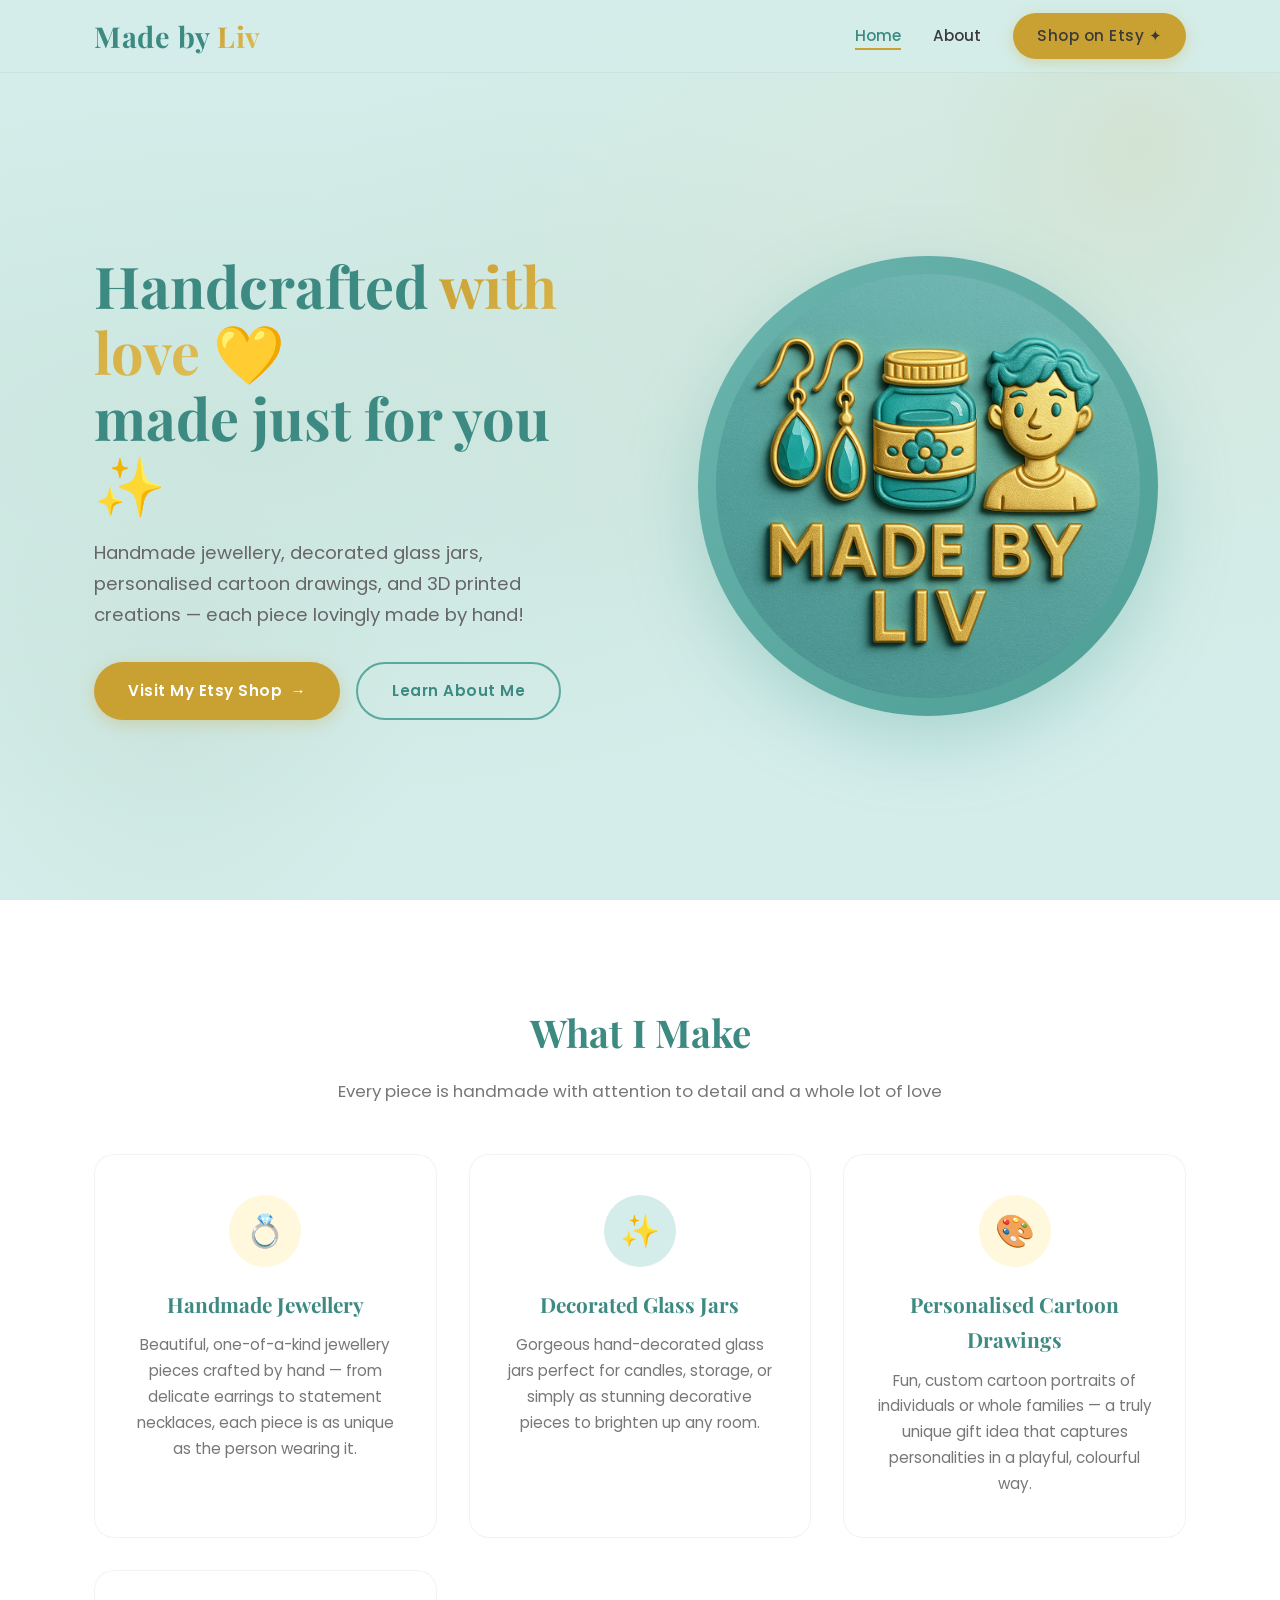
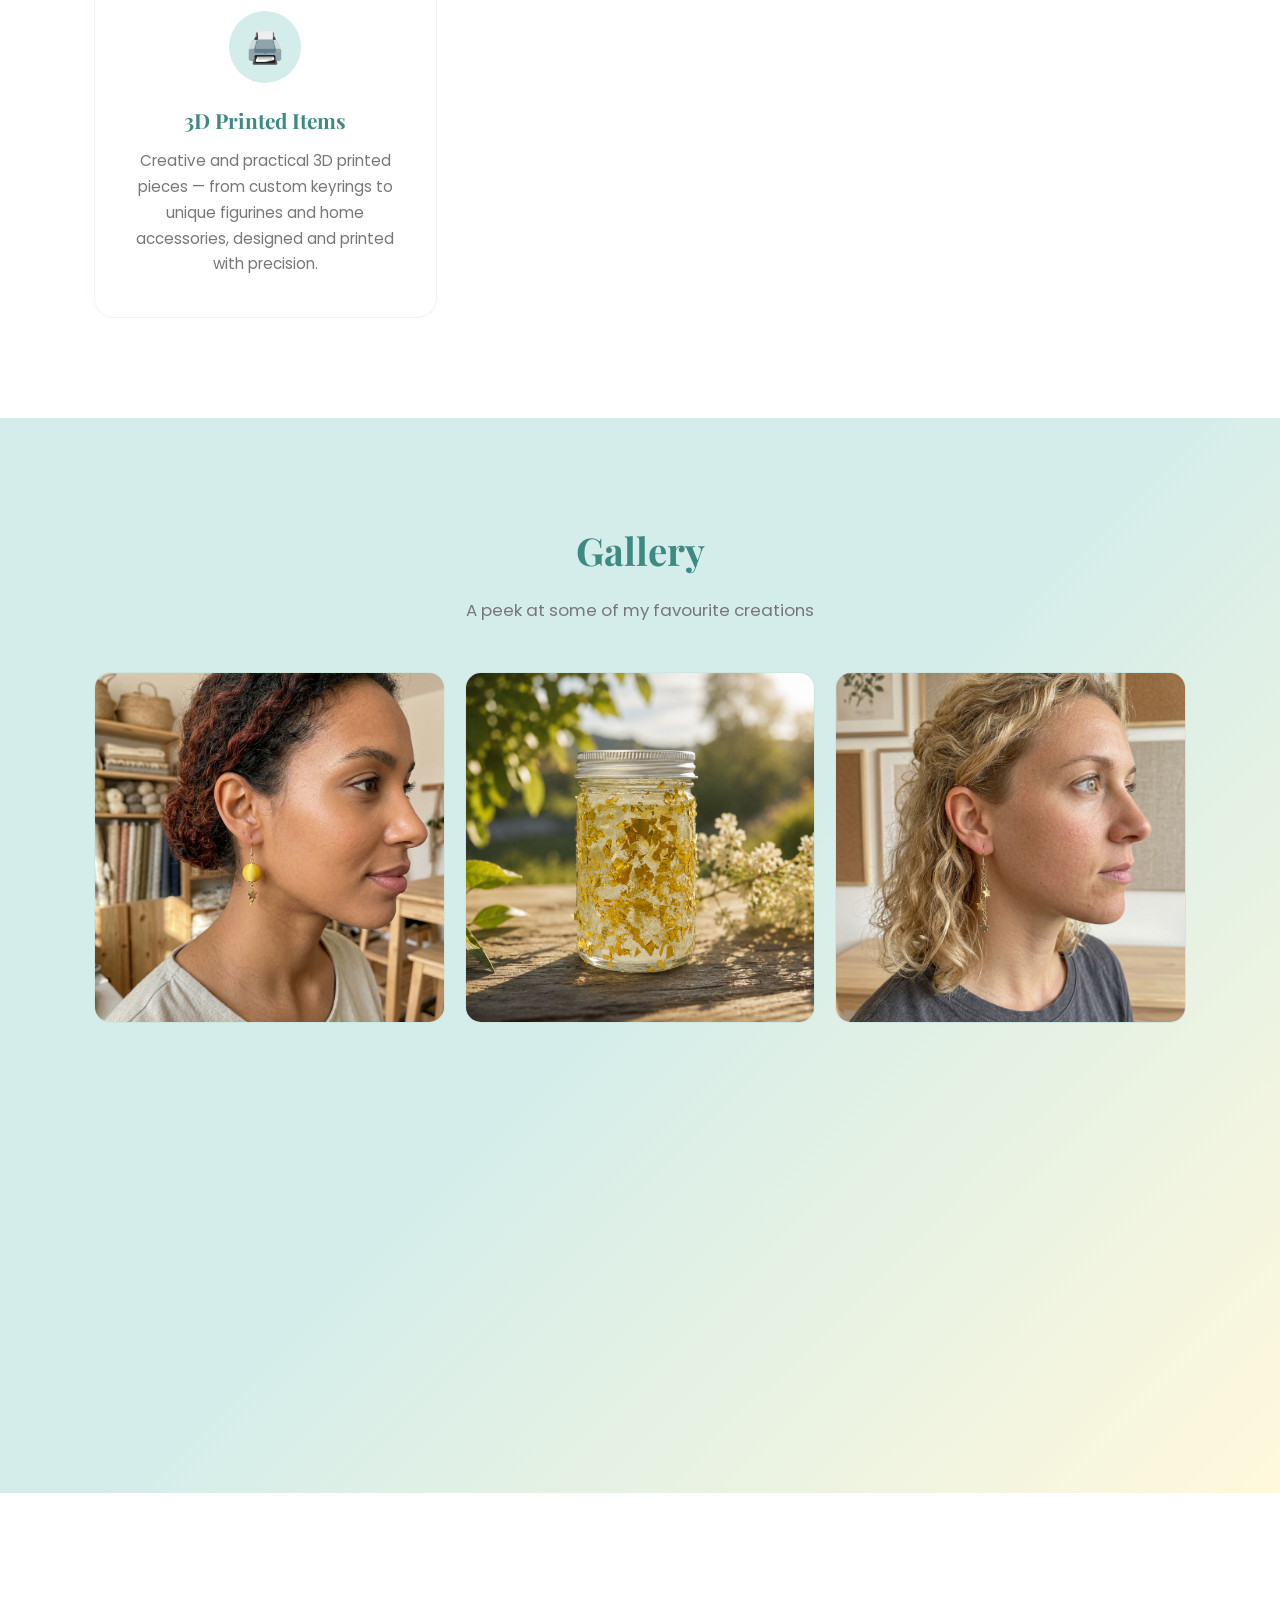
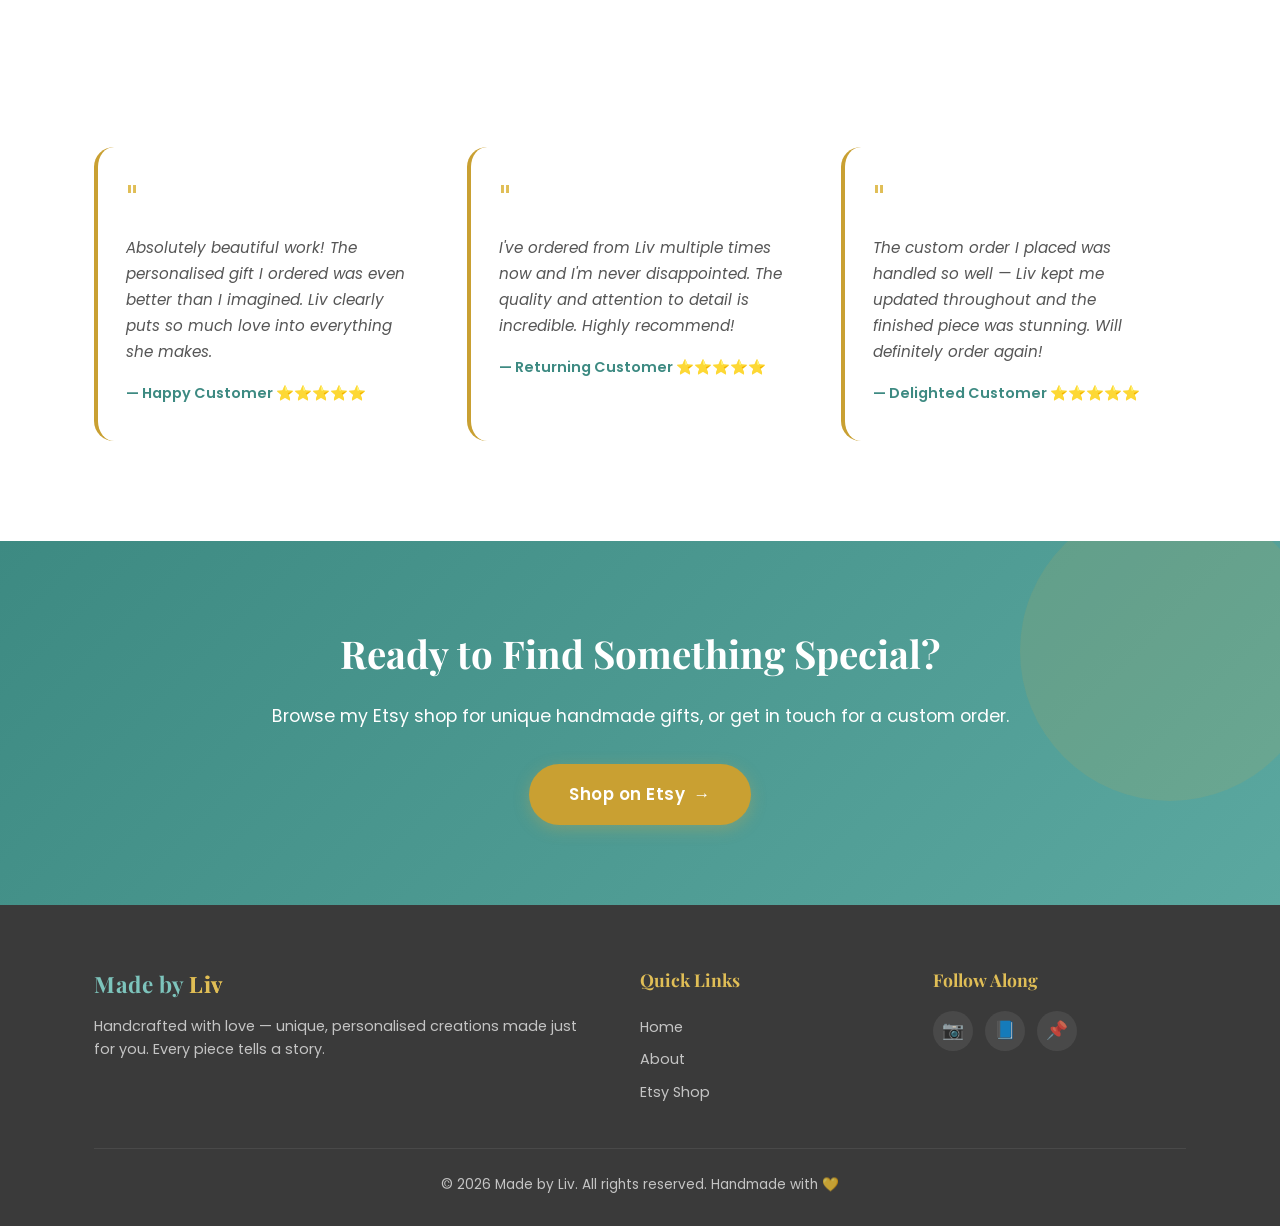
<file: index.html>
<!DOCTYPE html>
<html lang="en">
<head>
  <meta charset="UTF-8" />
  <meta name="viewport" content="width=device-width, initial-scale=1.0" />
  <title>Made by Liv — Handcrafted with Love</title>
  <meta name="description" content="Handmade jewellery, decorated glass jars, personalised cartoon drawings & 3D printed items — all made with love by Liv." />
  <link rel="preconnect" href="https://fonts.googleapis.com" />
  <link rel="preconnect" href="https://fonts.gstatic.com" crossorigin />
  <link href="https://fonts.googleapis.com/css2?family=Playfair+Display:wght@400;600;700&family=Poppins:wght@300;400;500;600&display=swap" rel="stylesheet" />
  <link rel="stylesheet" href="styles.css" />
</head>
<body>

  <!-- ========== HEADER ========== -->
  <header>
    <nav class="container">
      <a href="index.html" class="logo">Made by <span>Liv</span></a>
      <ul class="nav-links">
        <li><a href="index.html" class="active">Home</a></li>
        <li><a href="about.html">About</a></li>
        <li><a href="https://www.etsy.com/" target="_blank" rel="noopener" class="btn btn-primary" style="padding:10px 24px;">Shop on Etsy ✦</a></li>
      </ul>
      <button class="menu-toggle" aria-label="Toggle menu" aria-expanded="false">
        <span></span><span></span><span></span>
      </button>
    </nav>
  </header>

  <!-- ========== HERO ========== -->
  <section class="hero">
    <div class="container hero-inner">
      <div class="hero-text">
        <h1>Handcrafted <span class="accent">with love</span> 💛<br>made just for you ✨</h1>
        <p>Handmade jewellery, decorated glass jars, personalised cartoon drawings, and 3D printed creations — each piece lovingly made by hand!</p>
        <div class="hero-buttons">
          <a href="https://www.etsy.com/" target="_blank" rel="noopener" class="btn btn-primary">
            Visit My Etsy Shop&ensp;→
          </a>
          <a href="about.html" class="btn btn-outline">Learn About Me</a>
        </div>
      </div>
      <div class="hero-visual">
        <div class="hero-graphic">
          <img src="images/Designer (1).png" alt="Made by Liv" class="hero-logo-img" />
        </div>
      </div>
    </div>
  </section>

  <!-- ========== WHAT I MAKE ========== -->
  <section class="features" id="what-i-make">
    <div class="container">
      <h2 class="section-title fade-in">What I Make</h2>
      <p class="section-subtitle fade-in">Every piece is handmade with attention to detail and a whole lot of love</p>

      <div class="features-grid">
        <div class="feature-card fade-in">
          <div class="feature-icon gold">💍</div>
          <h3>Handmade Jewellery</h3>
          <p>Beautiful, one-of-a-kind jewellery pieces crafted by hand — from delicate earrings to statement necklaces, each piece is as unique as the person wearing it.</p>
        </div>
        <div class="feature-card fade-in">
          <div class="feature-icon sage">✨</div>
          <h3>Decorated Glass Jars</h3>
          <p>Gorgeous hand-decorated glass jars perfect for candles, storage, or simply as stunning decorative pieces to brighten up any room.</p>
        </div>
        <div class="feature-card fade-in">
          <div class="feature-icon gold">🎨</div>
          <h3>Personalised Cartoon Drawings</h3>
          <p>Fun, custom cartoon portraits of individuals or whole families — a truly unique gift idea that captures personalities in a playful, colourful way.</p>
        </div>
        <div class="feature-card fade-in">
          <div class="feature-icon sage">🖨️</div>
          <h3>3D Printed Items</h3>
          <p>Creative and practical 3D printed pieces — from custom keyrings to unique figurines and home accessories, designed and printed with precision.</p>
        </div>
      </div>
    </div>
  </section>

  <!-- ========== GALLERY ========== -->
  <section class="gallery" id="gallery">
    <div class="container">
      <h2 class="section-title fade-in">Gallery</h2>
      <p class="section-subtitle fade-in">A peek at some of my favourite creations</p>

      <div class="gallery-grid">
        <div class="gallery-item has-image fade-in">
          <img src="images/earrings-1.png" alt="Handmade Earrings" />
          <span class="gallery-label">Handmade Earrings</span>
        </div>
        <div class="gallery-item has-image fade-in">
          <img src="images/jar-1.png" alt="Decorated Jar" />
          <span class="gallery-label">Decorated Jar</span>
        </div>
        <div class="gallery-item has-image fade-in">
          <img src="images/earrings_2.png" alt="Earrings Collection" />
          <span class="gallery-label">Earrings Collection</span>
        </div>
        <div class="gallery-item has-image fade-in">
          <img src="images/earrings-3.png" alt="Statement Earrings" />
          <span class="gallery-label">Statement Earrings</span>
        </div>
        <div class="gallery-item has-image fade-in">
          <img src="images/jar-2.png" alt="Glass Jar Set" />
          <span class="gallery-label">Glass Jar Set</span>
        </div>
      </div>
    </div>
  </section>

  <!-- ========== TESTIMONIALS ========== -->
  <section class="testimonials">
    <div class="container">
      <h2 class="section-title fade-in">Kind Words</h2>
      <p class="section-subtitle fade-in">What my lovely customers have to say</p>

      <div class="testimonial-cards">
        <div class="testimonial-card fade-in">
          <div class="quote-icon">"</div>
          <p>Absolutely beautiful work! The personalised gift I ordered was even better than I imagined. Liv clearly puts so much love into everything she makes.</p>
          <div class="author">— Happy Customer ⭐⭐⭐⭐⭐</div>
        </div>
        <div class="testimonial-card fade-in">
          <div class="quote-icon">"</div>
          <p>I've ordered from Liv multiple times now and I'm never disappointed. The quality and attention to detail is incredible. Highly recommend!</p>
          <div class="author">— Returning Customer ⭐⭐⭐⭐⭐</div>
        </div>
        <div class="testimonial-card fade-in">
          <div class="quote-icon">"</div>
          <p>The custom order I placed was handled so well — Liv kept me updated throughout and the finished piece was stunning. Will definitely order again!</p>
          <div class="author">— Delighted Customer ⭐⭐⭐⭐⭐</div>
        </div>
      </div>
    </div>
  </section>

  <!-- ========== CTA BANNER ========== -->
  <section class="cta-banner">
    <div class="container">
      <h2 class="fade-in">Ready to Find Something Special?</h2>
      <p class="fade-in">Browse my Etsy shop for unique handmade gifts, or get in touch for a custom order.</p>
      <a href="https://www.etsy.com/" target="_blank" rel="noopener" class="btn btn-primary fade-in">
        Shop on Etsy&ensp;→
      </a>
    </div>
  </section>

  <!-- ========== FOOTER ========== -->
  <footer>
    <div class="container">
      <div class="footer-inner">
        <div class="footer-brand">
          <div class="logo">Made by <span>Liv</span></div>
          <p>Handcrafted with love — unique, personalised creations made just for you. Every piece tells a story.</p>
        </div>
        <div class="footer-links">
          <h4>Quick Links</h4>
          <a href="index.html">Home</a>
          <a href="about.html">About</a>
          <a href="https://www.etsy.com/" target="_blank" rel="noopener">Etsy Shop</a>
        </div>
        <div class="footer-social">
          <h4>Follow Along</h4>
          <div class="social-icons">
            <a href="#" aria-label="Instagram">📷</a>
            <a href="#" aria-label="Facebook">📘</a>
            <a href="#" aria-label="Pinterest">📌</a>
          </div>
        </div>
      </div>
      <div class="footer-bottom">
        <p>&copy; 2026 Made by Liv. All rights reserved. Handmade with 💛 </p>
      </div>
    </div>
  </footer>

  <script src="script.js"></script>
</body>
</html>
</file>
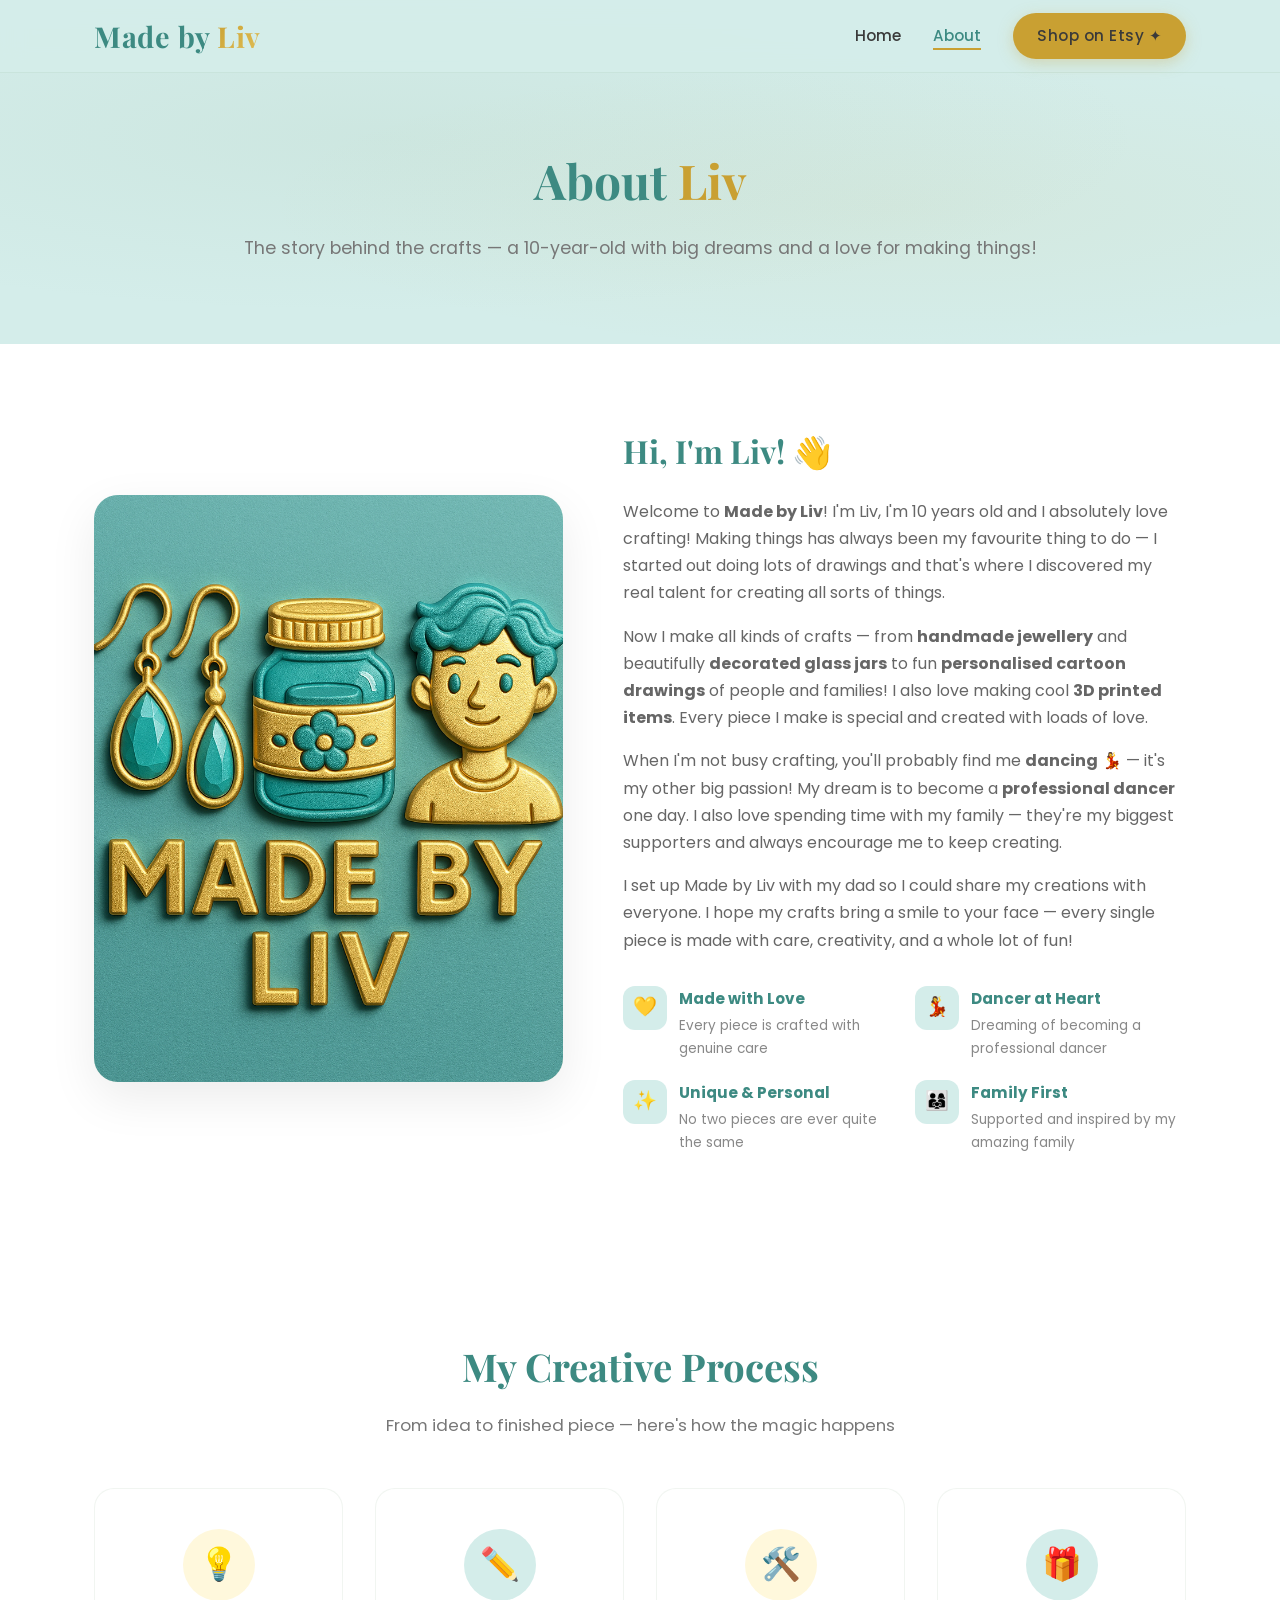
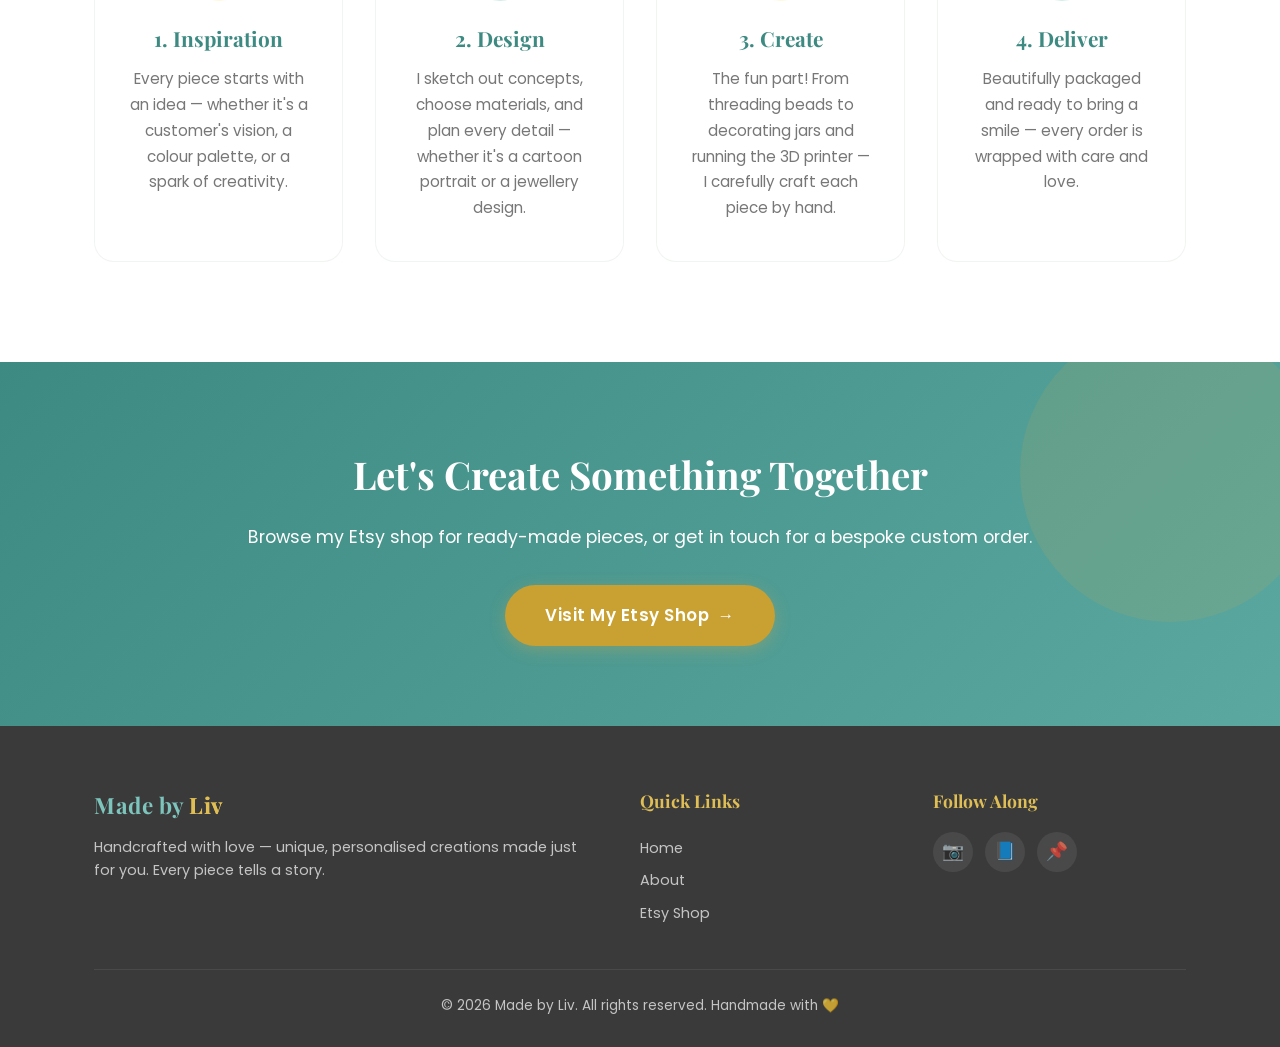
<file: about.html>
<!DOCTYPE html>
<html lang="en">
<head>
  <meta charset="UTF-8" />
  <meta name="viewport" content="width=device-width, initial-scale=1.0" />
  <title>About Liv — Made by Liv</title>
  <meta name="description" content="Meet Liv — a 10-year-old crafter and dancer behind Made by Liv. Handmade jewellery, decorated glass jars, personalised cartoon drawings & 3D printed creations." />
  <link rel="preconnect" href="https://fonts.googleapis.com" />
  <link rel="preconnect" href="https://fonts.gstatic.com" crossorigin />
  <link href="https://fonts.googleapis.com/css2?family=Playfair+Display:wght@400;600;700&family=Poppins:wght@300;400;500;600&display=swap" rel="stylesheet" />
  <link rel="stylesheet" href="styles.css" />
</head>
<body>

  <!-- ========== HEADER ========== -->
  <header>
    <nav class="container">
      <a href="index.html" class="logo">Made by <span>Liv</span></a>
      <ul class="nav-links">
        <li><a href="index.html">Home</a></li>
        <li><a href="about.html" class="active">About</a></li>
        <li><a href="https://www.etsy.com/" target="_blank" rel="noopener" class="btn btn-primary" style="padding:10px 24px;">Shop on Etsy ✦</a></li>
      </ul>
      <button class="menu-toggle" aria-label="Toggle menu" aria-expanded="false">
        <span></span><span></span><span></span>
      </button>
    </nav>
  </header>

  <!-- ========== PAGE HERO ========== -->
  <section class="page-hero">
    <div class="container">
      <h1 class="fade-in">About <span style="color: var(--gold);">Liv</span></h1>
      <p class="fade-in">The story behind the crafts — a 10-year-old with big dreams and a love for making things!</p>
    </div>
  </section>

  <!-- ========== ABOUT CONTENT ========== -->
  <section class="about-content">
    <div class="container">
      <div class="about-grid">
        <div class="about-image fade-in">
          <img src="images/Designer (1).png" alt="Made by Liv logo" />
        </div>
        <div class="about-text">
          <h2 class="fade-in">Hi, I'm Liv! 👋</h2>
          <p class="fade-in">
            Welcome to <strong>Made by Liv</strong>! I'm Liv, I'm 10 years old and I absolutely love crafting! Making things has always been my favourite thing to do — I started out doing lots of drawings and that's where I discovered my real talent for creating all sorts of things.
          </p>
          <p class="fade-in">
            Now I make all kinds of crafts — from <strong>handmade jewellery</strong> and beautifully <strong>decorated glass jars</strong> to fun <strong>personalised cartoon drawings</strong> of people and families! I also love making cool <strong>3D printed items</strong>. Every piece I make is special and created with loads of love.
          </p>
          <p class="fade-in">
            When I'm not busy crafting, you'll probably find me <strong>dancing</strong> 💃 — it's my other big passion! My dream is to become a <strong>professional dancer</strong> one day. I also love spending time with my family — they're my biggest supporters and always encourage me to keep creating.
          </p>
          <p class="fade-in">
            I set up Made by Liv with my dad so I could share my creations with everyone. I hope my crafts bring a smile to your face — every single piece is made with care, creativity, and a whole lot of fun!
          </p>

          <div class="values-grid fade-in">
            <div class="value-item">
              <div class="value-icon">💛</div>
              <div>
                <h4>Made with Love</h4>
                <p>Every piece is crafted with genuine care</p>
              </div>
            </div>
            <div class="value-item">
              <div class="value-icon">💃</div>
              <div>
                <h4>Dancer at Heart</h4>
                <p>Dreaming of becoming a professional dancer</p>
              </div>
            </div>
            <div class="value-item">
              <div class="value-icon">✨</div>
              <div>
                <h4>Unique &amp; Personal</h4>
                <p>No two pieces are ever quite the same</p>
              </div>
            </div>
            <div class="value-item">
              <div class="value-icon">👨‍👩‍👧</div>
              <div>
                <h4>Family First</h4>
                <p>Supported and inspired by my amazing family</p>
              </div>
            </div>
          </div>
        </div>
      </div>
    </div>
  </section>

  <!-- ========== MY PROCESS ========== -->
  <section class="features" id="process">
    <div class="container">
      <h2 class="section-title fade-in">My Creative Process</h2>
      <p class="section-subtitle fade-in">From idea to finished piece — here's how the magic happens</p>

      <div class="features-grid" style="grid-template-columns: repeat(4, 1fr);">
        <div class="feature-card fade-in">
          <div class="feature-icon gold">💡</div>
          <h3>1. Inspiration</h3>
          <p>Every piece starts with an idea — whether it's a customer's vision, a colour palette, or a spark of creativity.</p>
        </div>
        <div class="feature-card fade-in">
          <div class="feature-icon sage">✏️</div>
          <h3>2. Design</h3>
          <p>I sketch out concepts, choose materials, and plan every detail — whether it's a cartoon portrait or a jewellery design.</p>
        </div>
        <div class="feature-card fade-in">
          <div class="feature-icon gold">🛠️</div>
          <h3>3. Create</h3>
          <p>The fun part! From threading beads to decorating jars and running the 3D printer — I carefully craft each piece by hand.</p>
        </div>
        <div class="feature-card fade-in">
          <div class="feature-icon sage">🎁</div>
          <h3>4. Deliver</h3>
          <p>Beautifully packaged and ready to bring a smile — every order is wrapped with care and love.</p>
        </div>
      </div>
    </div>
  </section>

  <!-- ========== CTA BANNER ========== -->
  <section class="cta-banner">
    <div class="container">
      <h2 class="fade-in">Let's Create Something Together</h2>
      <p class="fade-in">Browse my Etsy shop for ready-made pieces, or get in touch for a bespoke custom order.</p>
      <a href="https://www.etsy.com/" target="_blank" rel="noopener" class="btn btn-primary fade-in">
        Visit My Etsy Shop&ensp;→
      </a>
    </div>
  </section>

  <!-- ========== FOOTER ========== -->
  <footer>
    <div class="container">
      <div class="footer-inner">
        <div class="footer-brand">
          <div class="logo">Made by <span>Liv</span></div>
          <p>Handcrafted with love — unique, personalised creations made just for you. Every piece tells a story.</p>
        </div>
        <div class="footer-links">
          <h4>Quick Links</h4>
          <a href="index.html">Home</a>
          <a href="about.html">About</a>
          <a href="https://www.etsy.com/" target="_blank" rel="noopener">Etsy Shop</a>
        </div>
        <div class="footer-social">
          <h4>Follow Along</h4>
          <div class="social-icons">
            <a href="#" aria-label="Instagram">📷</a>
            <a href="#" aria-label="Facebook">📘</a>
            <a href="#" aria-label="Pinterest">📌</a>
          </div>
        </div>
      </div>
      <div class="footer-bottom">
        <p>&copy; 2026 Made by Liv. All rights reserved. Handmade with 💛 </p>
      </div>
    </div>
  </footer>

  <script src="script.js"></script>
</body>
</html>
</file>
<file: styles.css>
/* ===== Made by Liv — Global Styles ===== */

/* ---------- CSS Variables ---------- */
:root {
  --sage:        #5BA8A0;
  --sage-light:  #7DC4BC;
  --sage-pale:   #D4EDEA;
  --sage-dark:   #3D8A82;
  --gold:        #C9A032;
  --gold-light:  #E0BE56;
  --gold-pale:   #FFF8DC;
  --gold-dark:   #A8821A;
  --cream:       #D4EDEA;
  --charcoal:    #3A3A3A;
  --white:       #FFFFFF;
  --font-heading: 'Playfair Display', Georgia, serif;
  --font-body:    'Poppins', 'Segoe UI', sans-serif;
}

/* ---------- Reset & Base ---------- */
*, *::before, *::after { box-sizing: border-box; margin: 0; padding: 0; }

html { scroll-behavior: smooth; }

body {
  font-family: var(--font-body);
  color: var(--charcoal);
  background: var(--cream);
  line-height: 1.7;
  -webkit-font-smoothing: antialiased;
}

img { max-width: 100%; display: block; }
a   { text-decoration: none; color: inherit; }
ul  { list-style: none; }

/* ---------- Utility ---------- */
.container { max-width: 1140px; margin: 0 auto; padding: 0 24px; }

.btn {
  display: inline-flex;
  align-items: center;
  gap: 8px;
  padding: 14px 34px;
  border-radius: 50px;
  font-family: var(--font-body);
  font-weight: 600;
  font-size: 0.95rem;
  letter-spacing: 0.5px;
  cursor: pointer;
  transition: all 0.3s ease;
  border: none;
}

.btn-primary {
  background: var(--gold);
  color: var(--white);
  box-shadow: 0 4px 15px rgba(201, 168, 76, 0.35);
}
.btn-primary:hover {
  background: var(--gold-dark);
  transform: translateY(-2px);
  box-shadow: 0 6px 20px rgba(201, 168, 76, 0.45);
}

.btn-outline {
  background: transparent;
  color: var(--sage-dark);
  border: 2px solid var(--sage);
}
.btn-outline:hover {
  background: var(--sage);
  color: var(--white);
  transform: translateY(-2px);
}

.section-title {
  font-family: var(--font-heading);
  font-size: 2.4rem;
  color: var(--sage-dark);
  text-align: center;
  margin-bottom: 12px;
}
.section-subtitle {
  text-align: center;
  color: #777;
  margin-bottom: 48px;
  font-size: 1.05rem;
}

/* ---------- Header / Nav ---------- */
header {
  position: fixed;
  top: 0; left: 0; right: 0;
  z-index: 1000;
  background: rgba(212, 237, 234, 0.92);
  backdrop-filter: blur(12px);
  border-bottom: 1px solid rgba(143, 174, 139, 0.15);
  transition: box-shadow 0.3s;
}
header.scrolled {
  box-shadow: 0 2px 20px rgba(0,0,0,0.08);
}

nav {
  display: flex;
  align-items: center;
  justify-content: space-between;
  height: 72px;
}

.logo {
  font-family: var(--font-heading);
  font-size: 1.8rem;
  color: var(--sage-dark);
  font-weight: 700;
  letter-spacing: 0.5px;
}
.logo span {
  background: linear-gradient(135deg, var(--gold), var(--gold-light));
  -webkit-background-clip: text;
  -webkit-text-fill-color: transparent;
  background-clip: text;
}

.nav-links {
  display: flex;
  align-items: center;
  gap: 32px;
}
.nav-links a {
  font-weight: 500;
  font-size: 0.95rem;
  position: relative;
  color: var(--charcoal);
  transition: color 0.3s;
}
.nav-links a::after {
  content: '';
  position: absolute;
  bottom: -4px; left: 0;
  width: 0; height: 2px;
  background: var(--gold);
  transition: width 0.3s;
}
.nav-links a:hover       { color: var(--sage-dark); }
.nav-links a:hover::after { width: 100%; }
.nav-links a.active       { color: var(--sage-dark); }
.nav-links a.active::after { width: 100%; }

.menu-toggle {
  display: none;
  flex-direction: column;
  gap: 5px;
  background: none;
  border: none;
  cursor: pointer;
  padding: 4px;
}
.menu-toggle span {
  width: 26px; height: 2.5px;
  background: var(--charcoal);
  border-radius: 2px;
  transition: 0.3s;
}

/* ---------- Hero ---------- */
.hero {
  min-height: 100vh;
  display: flex;
  align-items: center;
  padding-top: 72px;
  background:
    radial-gradient(ellipse at 20% 50%, rgba(143,174,139,0.12) 0%, transparent 60%),
    radial-gradient(ellipse at 80% 30%, rgba(201,168,76,0.08) 0%, transparent 50%),
    var(--cream);
  overflow: hidden;
  position: relative;
}
.hero::before {
  content: '';
  position: absolute;
  top: -60px; right: -60px;
  width: 400px; height: 400px;
  border-radius: 50%;
  background: radial-gradient(circle, rgba(201,168,76,0.1), transparent 70%);
}
.hero::after {
  content: '';
  position: absolute;
  bottom: -80px; left: -80px;
  width: 500px; height: 500px;
  border-radius: 50%;
  background: radial-gradient(circle, rgba(143,174,139,0.1), transparent 70%);
}

.hero-inner {
  display: grid;
  grid-template-columns: 1fr 1fr;
  gap: 60px;
  align-items: center;
  position: relative;
  z-index: 1;
}

.hero-text h1 {
  font-family: var(--font-heading);
  font-size: 3.6rem;
  line-height: 1.15;
  color: var(--sage-dark);
  margin-bottom: 20px;
}
.hero-text h1 .accent {
  background: linear-gradient(135deg, var(--gold), var(--gold-light));
  -webkit-background-clip: text;
  -webkit-text-fill-color: transparent;
  background-clip: text;
}

.hero-text p {
  font-size: 1.15rem;
  color: #666;
  margin-bottom: 32px;
  max-width: 480px;
}

.hero-buttons { display: flex; gap: 16px; flex-wrap: wrap; }

.hero-visual {
  display: flex;
  justify-content: center;
  align-items: center;
}

.hero-graphic {
  width: 460px;
  height: 460px;
  border-radius: 50%;
  background: linear-gradient(135deg, #6bb5ad, #4d9e96);
  display: flex;
  align-items: center;
  justify-content: center;
  position: relative;
  box-shadow: 0 24px 70px rgba(91,168,160,0.35);
  border: none;
  overflow: hidden;
}

.hero-logo-img {
  width: 92%;
  height: 92%;
  object-fit: cover;
  border-radius: 50%;
}
.hero-graphic::before {
  content: '';
  position: absolute;
  inset: -18px;
  border-radius: 50%;
  border: 2px dashed var(--gold-light);
  animation: spin 30s linear infinite;
  z-index: 1;
}
@keyframes spin { to { transform: rotate(360deg); } }

.hero-graphic-inner {
  display: none;
}
.hero-graphic-inner .icon { font-size: 4rem; margin-bottom: 12px; }
.hero-graphic-inner p {
  font-family: var(--font-heading);
  font-size: 1.5rem;
  font-weight: 600;
}

/* ---------- Features / What I Make ---------- */
.features {
  padding: 100px 0;
  background: var(--white);
}

.features-grid {
  display: grid;
  grid-template-columns: repeat(auto-fit, minmax(260px, 1fr));
  gap: 32px;
}

.feature-card {
  background: var(--white);
  border-radius: 20px;
  padding: 40px 32px;
  text-align: center;
  transition: transform 0.3s, box-shadow 0.3s;
  border: 1px solid rgba(143,174,139,0.12);
}
.feature-card:hover {
  transform: translateY(-6px);
  box-shadow: 0 12px 36px rgba(0,0,0,0.06);
}
.feature-icon {
  width: 72px; height: 72px;
  margin: 0 auto 20px;
  border-radius: 50%;
  display: flex;
  align-items: center;
  justify-content: center;
  font-size: 2rem;
}
.feature-icon.sage  { background: var(--sage-pale);  color: var(--sage-dark); }
.feature-icon.gold  { background: var(--gold-pale);  color: var(--gold-dark); }

.feature-card h3 {
  font-family: var(--font-heading);
  font-size: 1.3rem;
  color: var(--sage-dark);
  margin-bottom: 10px;
}
.feature-card p { color: #777; font-size: 0.95rem; }

/* ---------- Gallery ---------- */
.gallery {
  padding: 100px 0;
  background:
    linear-gradient(135deg, var(--sage-pale) 0%, var(--cream) 50%, var(--gold-pale) 100%);
}

.gallery-grid {
  display: grid;
  grid-template-columns: repeat(6, 1fr);
  gap: 20px;
}
.gallery-grid .gallery-item:nth-child(-n+3) {
  grid-column: span 2;
}
.gallery-grid .gallery-item:nth-child(4) {
  grid-column: 2 / 4;
}
.gallery-grid .gallery-item:nth-child(5) {
  grid-column: 4 / 6;
}

.gallery-item {
  border-radius: 16px;
  overflow: hidden;
  aspect-ratio: 1;
  background: var(--white);
  display: flex;
  align-items: center;
  justify-content: center;
  font-size: 3rem;
  transition: transform 0.3s, box-shadow 0.3s;
  border: 1px solid rgba(143,174,139,0.1);
  position: relative;
}
.gallery-item.has-image {
  background: var(--sage-pale);
}
.gallery-item.has-image img {
  width: 100%;
  height: 100%;
  object-fit: cover;
  transition: transform 0.4s ease;
}
.gallery-item.has-image:hover img {
  transform: scale(1.08);
}
.gallery-item::after {
  content: '';
  position: absolute;
  inset: 0;
  background: linear-gradient(to top, rgba(94,122,90,0.6), transparent 50%);
  opacity: 0;
  transition: opacity 0.3s;
  z-index: 1;
}
.gallery-item:hover {
  transform: scale(1.03);
  box-shadow: 0 8px 30px rgba(0,0,0,0.1);
}
.gallery-item:hover::after { opacity: 1; }

.gallery-label {
  position: absolute;
  bottom: 16px; left: 16px;
  color: var(--white);
  font-weight: 600;
  font-size: 0.9rem;
  z-index: 2;
  opacity: 0;
  transform: translateY(8px);
  transition: all 0.3s;
}
.gallery-item:hover .gallery-label {
  opacity: 1;
  transform: translateY(0);
}

/* ---------- Testimonials ---------- */
.testimonials {
  padding: 100px 0;
  background: var(--white);
}

.testimonial-cards {
  display: grid;
  grid-template-columns: repeat(3, 1fr);
  gap: 28px;
}

.testimonial-card {
  background: var(--white);
  border-radius: 20px;
  padding: 36px 28px;
  border-left: 4px solid var(--gold);
  position: relative;
}
.testimonial-card .quote-icon {
  font-size: 2.5rem;
  color: var(--gold-light);
  margin-bottom: 12px;
  line-height: 1;
}
.testimonial-card p {
  color: #555;
  font-style: italic;
  margin-bottom: 16px;
  font-size: 0.95rem;
}
.testimonial-card .author {
  font-weight: 600;
  color: var(--sage-dark);
  font-size: 0.9rem;
}

/* ---------- CTA Banner ---------- */
.cta-banner {
  padding: 80px 0;
  background: linear-gradient(135deg, var(--sage-dark), var(--sage));
  text-align: center;
  color: var(--white);
  position: relative;
  overflow: hidden;
}
.cta-banner::before {
  content: '';
  position: absolute;
  top: -40px; right: -40px;
  width: 300px; height: 300px;
  border-radius: 50%;
  background: rgba(201,168,76,0.15);
}
.cta-banner h2 {
  font-family: var(--font-heading);
  font-size: 2.4rem;
  margin-bottom: 16px;
  position: relative;
}
.cta-banner p {
  font-size: 1.1rem;
  opacity: 0.9;
  margin-bottom: 32px;
  position: relative;
}
.cta-banner .btn-primary {
  background: var(--gold);
  font-size: 1.05rem;
  padding: 16px 40px;
}
.cta-banner .btn-primary:hover { background: var(--gold-dark); }

/* ---------- Footer ---------- */
footer {
  padding: 60px 0 30px;
  background: var(--charcoal);
  color: rgba(255,255,255,0.7);
}

.footer-inner {
  display: grid;
  grid-template-columns: 2fr 1fr 1fr;
  gap: 40px;
  margin-bottom: 40px;
}

.footer-brand .logo { color: var(--sage-light); font-size: 1.4rem; }
.footer-brand .logo span {
  -webkit-text-fill-color: var(--gold-light);
}
.footer-brand p { margin-top: 12px; font-size: 0.9rem; line-height: 1.6; }

.footer-links h4,
.footer-social h4 {
  color: var(--gold-light);
  font-family: var(--font-heading);
  margin-bottom: 16px;
  font-size: 1.1rem;
}
.footer-links a {
  display: block;
  padding: 4px 0;
  font-size: 0.9rem;
  transition: color 0.3s;
}
.footer-links a:hover { color: var(--gold-light); }

.social-icons { display: flex; gap: 12px; }
.social-icons a {
  width: 40px; height: 40px;
  border-radius: 50%;
  background: rgba(255,255,255,0.08);
  display: flex;
  align-items: center;
  justify-content: center;
  font-size: 1.1rem;
  transition: background 0.3s, transform 0.3s;
}
.social-icons a:hover {
  background: var(--gold);
  transform: translateY(-2px);
}

.footer-bottom {
  border-top: 1px solid rgba(255,255,255,0.08);
  padding-top: 24px;
  text-align: center;
  font-size: 0.85rem;
}

/* ---------- About Page ---------- */
.page-hero {
  padding: 140px 0 80px;
  text-align: center;
  background:
    radial-gradient(ellipse at 30% 40%, rgba(143,174,139,0.1) 0%, transparent 60%),
    radial-gradient(ellipse at 70% 60%, rgba(201,168,76,0.07) 0%, transparent 50%),
    var(--cream);
}
.page-hero h1 {
  font-family: var(--font-heading);
  font-size: 3rem;
  color: var(--sage-dark);
  margin-bottom: 12px;
}
.page-hero p { color: #777; font-size: 1.1rem; }

.about-content {
  padding: 80px 0;
  background: var(--white);
}

.about-grid {
  display: grid;
  grid-template-columns: 1fr 1.2fr;
  gap: 60px;
  align-items: center;
}

.about-image {
  border-radius: 24px;
  overflow: hidden;
  background: linear-gradient(135deg, var(--sage-pale), var(--gold-pale));
  aspect-ratio: 4/5;
  display: flex;
  align-items: center;
  justify-content: center;
  box-shadow: 0 16px 48px rgba(0,0,0,0.08);
}
.about-image img {
  width: 100%;
  height: 100%;
  object-fit: cover;
}

.about-text h2 {
  font-family: var(--font-heading);
  font-size: 2rem;
  color: var(--sage-dark);
  margin-bottom: 20px;
}
.about-text p {
  color: #666;
  margin-bottom: 16px;
  font-size: 1rem;
}

.values-grid {
  display: grid;
  grid-template-columns: repeat(2, 1fr);
  gap: 20px;
  margin-top: 32px;
}

.value-item {
  display: flex;
  gap: 12px;
  align-items: flex-start;
}
.value-icon {
  width: 44px; height: 44px;
  min-width: 44px;
  border-radius: 12px;
  display: flex;
  align-items: center;
  justify-content: center;
  font-size: 1.2rem;
  background: var(--sage-pale);
  color: var(--sage-dark);
}
.value-item h4 {
  font-size: 0.95rem;
  color: var(--sage-dark);
  margin-bottom: 2px;
}
.value-item p {
  font-size: 0.85rem;
  color: #888;
  margin: 0;
}

/* ---------- Animations ---------- */
.fade-in {
  opacity: 0;
  transform: translateY(30px);
  transition: opacity 0.7s ease, transform 0.7s ease;
}
.fade-in.visible {
  opacity: 1;
  transform: translateY(0);
}

/* ---------- Responsive ---------- */
@media (max-width: 992px) {
  .hero-inner        { grid-template-columns: 1fr; text-align: center; }
  .hero-text p       { margin: 0 auto 32px; }
  .hero-buttons      { justify-content: center; }
  .hero-visual       { display: none; }
  .features-grid     { grid-template-columns: repeat(2, 1fr); }
  .gallery-grid      { grid-template-columns: repeat(6, 1fr); }
  .testimonial-cards { grid-template-columns: 1fr; }
  .about-grid        { grid-template-columns: 1fr; }
  .footer-inner      { grid-template-columns: 1fr; gap: 28px; }
}

@media (max-width: 600px) {
  .hero-text h1      { font-size: 2.4rem; }
  .section-title     { font-size: 1.8rem; }
  .features-grid     { grid-template-columns: 1fr; }
  .gallery-grid      { grid-template-columns: repeat(2, 1fr); }
  .gallery-grid .gallery-item:nth-child(-n+3),
  .gallery-grid .gallery-item:nth-child(4),
  .gallery-grid .gallery-item:nth-child(5) {
    grid-column: span 1;
  }
  .values-grid       { grid-template-columns: 1fr; }

  .nav-links {
    position: fixed;
    top: 72px; left: 0; right: 0;
    z-index: 999;
    background: var(--sage-pale);
    flex-direction: column;
    align-items: stretch;
    padding: 24px;
    gap: 16px;
    transform: translateY(-120%);
    visibility: hidden;
    opacity: 0;
    transition: transform 0.3s, visibility 0.3s, opacity 0.3s;
    box-shadow: 0 8px 20px rgba(0,0,0,0.08);
  }
  .nav-links.open {
    transform: translateY(0);
    visibility: visible;
    opacity: 1;
  }
  .menu-toggle { display: flex; }

  .nav-links li { text-align: center; }

  .nav-links .btn.btn-primary {
    display: block;
    width: 100%;
    text-align: center;
    padding: 14px 24px;
    margin-top: 4px;
  }
  .nav-links .btn.btn-primary::after {
    display: none;
  }
}
</file>
